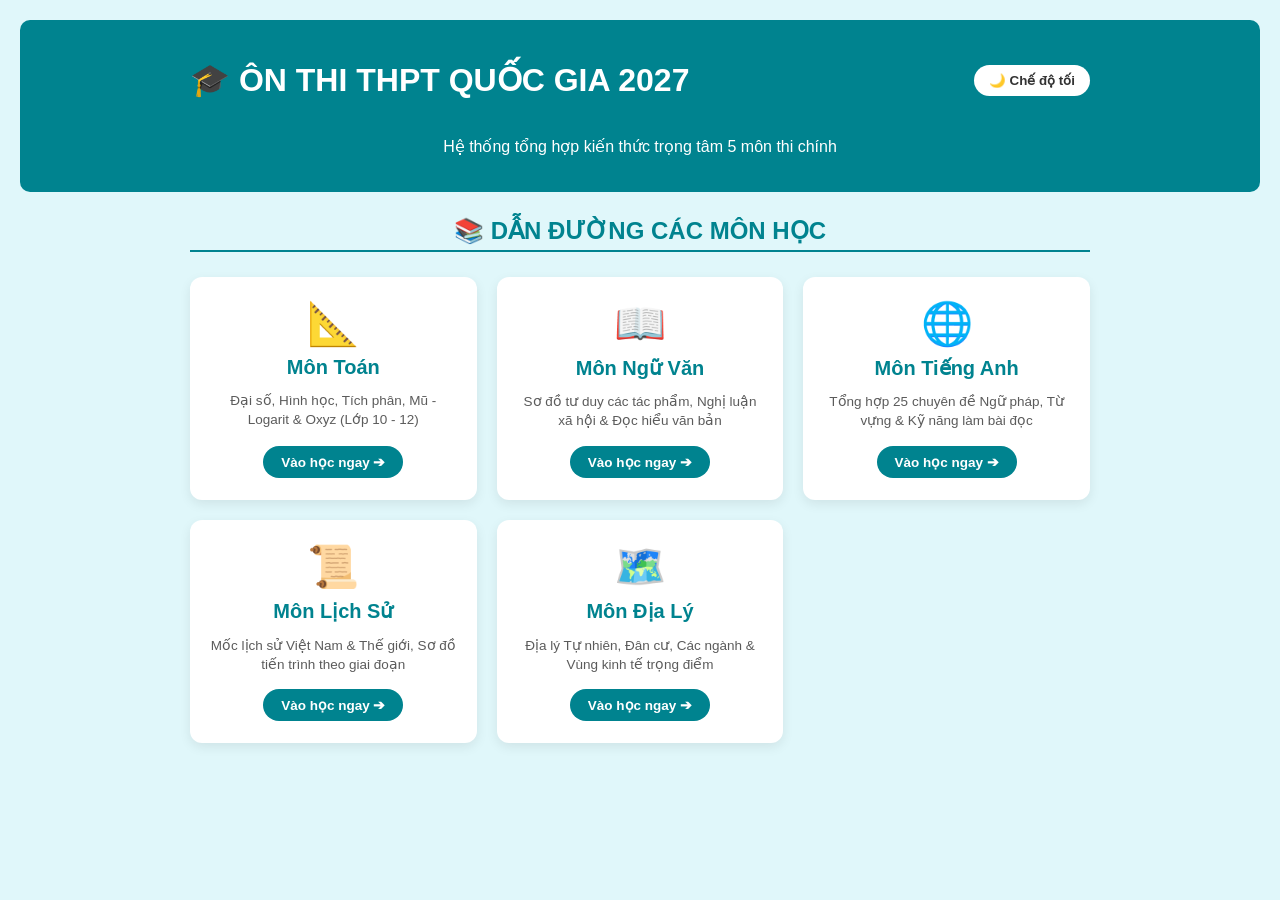
<file: index.html>
<!DOCTYPE html>
<html lang="vi">
<head>
    <meta charset="UTF-8">
    <meta name="viewport" content="width=device-width, initial-scale=1.0">
    <title>Trang Chủ - Ôn Thi THPT Quốc Gia 2027</title>
    <link rel="stylesheet" href="style.css">
    <style>
        .subject-grid {
            display: grid;
            grid-template-columns: repeat(auto-fit, minmax(250px, 1fr));
            gap: 20px;
            margin-top: 25px;
        }
        .subject-card {
            background-color: var(--card-bg);
            border-radius: 12px;
            padding: 22px 18px;
            text-align: center;
            box-shadow: 0 4px 12px rgba(0,0,0,0.08);
            transition: transform 0.2s, box-shadow 0.2s;
            text-decoration: none;
            color: var(--text-color);
            display: flex;
            flex-direction: column;
            align-items: center;
            justify-content: space-between;
        }
        .subject-card:hover {
            transform: translateY(-5px);
            box-shadow: 0 8px 20px rgba(0,0,0,0.15);
        }
        .subject-icon {
            font-size: 42px;
            margin-bottom: 8px;
        }
        .subject-card h3 {
            margin: 8px 0 5px;
            color: var(--primary-color);
            font-size: 20px;
        }
        .subject-card p {
            font-size: 13.5px;
            opacity: 0.8;
            margin-bottom: 15px;
            line-height: 1.4;
        }
        .btn-study {
            background-color: #00838f;
            color: white;
            padding: 8px 18px;
            border-radius: 20px;
            font-weight: bold;
            font-size: 13.5px;
        }
    </style>
</head>
<body>

    <header>
        <div class="header-top">
            <h1>🎓 ÔN THI THPT QUỐC GIA 2027</h1>
            <button id="theme-toggle" class="btn-toggle" onclick="toggleTheme()">🌙 Chế độ tối</button>
        </div>
        <p>Hệ thống tổng hợp kiến thức trọng tâm 5 môn thi chính</p>
    </header>

    <div class="math-container">
        <h2 class="grade-title" style="text-align: center; margin-top: 25px;">📚 DẪN ĐƯỜNG CÁC MÔN HỌC</h2>

        <div class="subject-grid">
            <!-- 1. Môn Toán -->
            <a href="toan.html" class="subject-card">
                <div>
                    <div class="subject-icon">📐</div>
                    <h3>Môn Toán</h3>
                    <p>Đại số, Hình học, Tích phân, Mũ - Logarit & Oxyz (Lớp 10 - 12)</p>
                </div>
                <span class="btn-study">Vào học ngay ➔</span>
            </a>

            <!-- 2. Môn Ngữ Văn -->
            <a href="van.html" class="subject-card">
                <div>
                    <div class="subject-icon">📖</div>
                    <h3>Môn Ngữ Văn</h3>
                    <p>Sơ đồ tư duy các tác phẩm, Nghị luận xã hội & Đọc hiểu văn bản</p>
                    </div>
                <span class="btn-study">Vào học ngay ➔</span>
            </a>
            <!-- 3. Môn Tiếng Anh -->
            <a href="anh.html" class="subject-card">
                <div>
                    <div class="subject-icon">🌐</div>
                    <h3>Môn Tiếng Anh</h3>
                    <p>Tổng hợp 25 chuyên đề Ngữ pháp, Từ vựng & Kỹ năng làm bài đọc</p>
                </div>
                <span class="btn-study">Vào học ngay ➔</span>
            </a>

            <!-- 4. Môn Lịch Sử -->
            <a href="su.html" class="subject-card">
                <div>
                    <div class="subject-icon">📜</div>
                    <h3>Môn Lịch Sử</h3>
                    <p>Mốc lịch sử Việt Nam & Thế giới, Sơ đồ tiến trình theo giai đoạn</p>
                </div>
                <span class="btn-study">Vào học ngay ➔</span>
            </a>

            <!-- 5. Môn Địa Lý -->
            <a href="dia.html" class="subject-card">
                <div>
                    <div class="subject-icon">🗺️</div>
                    <h3>Môn Địa Lý</h3>
                    <p>Địa lý Tự nhiên, Đân cư, Các ngành & Vùng kinh tế trọng điểm</p>
                </div>
                <span class="btn-study">Vào học ngay ➔</span>
            </a>
        </div>
    </div>

    <script>
        function toggleTheme() {
            document.body.classList.toggle('dark-mode');
            let btn = document.getElementById('theme-toggle');
            if (document.body.classList.contains('dark-mode')) {
                btn.textContent = '☀️ Chế độ sáng';
            } else {
                btn.textContent = '🌙 Chế độ tối';
            }
        }
    </script>
</body>
</html>
</file>
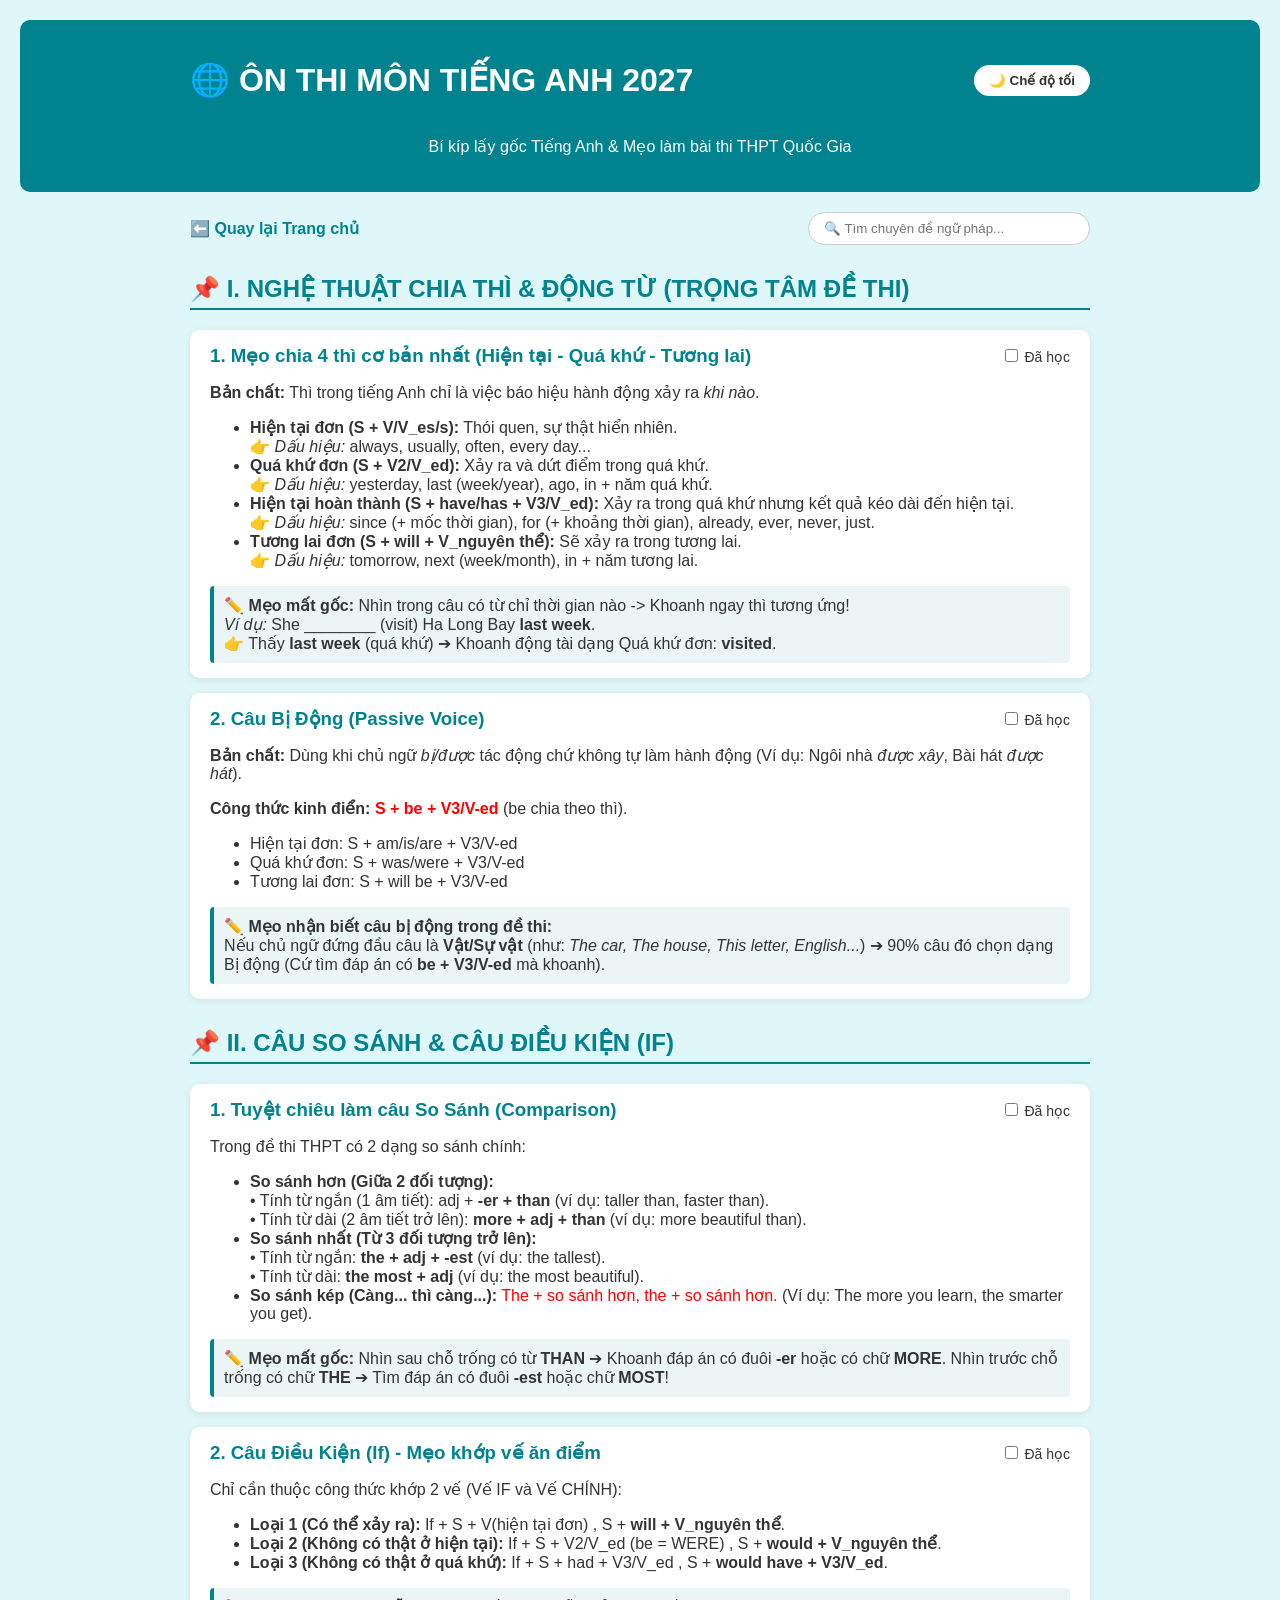
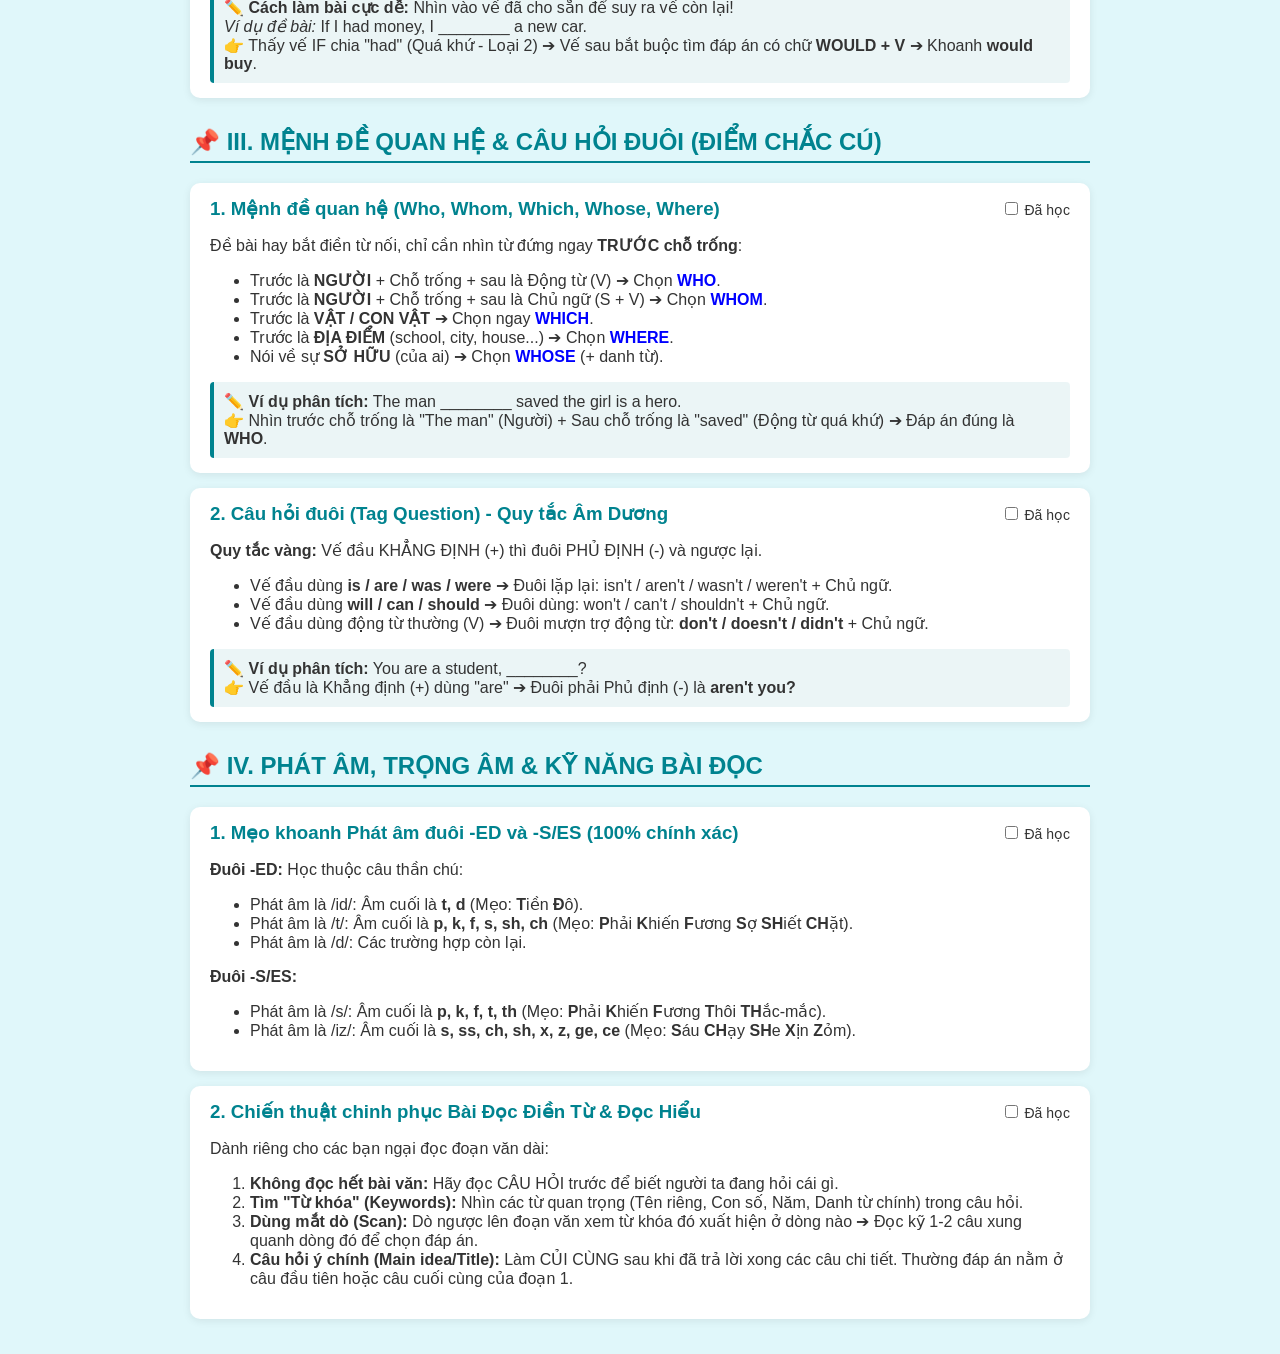
<file: anh.html>
<!DOCTYPE html>
<html lang="vi">
<head>
    <meta charset="UTF-8">
    <meta name="viewport" content="width=device-width, initial-scale=1.0">
    <title>Ôn Thi Môn Tiếng Anh THPT 2027</title>
    <link rel="stylesheet" href="style.css">
</head>
<body>

    <header>
        <div class="header-top">
            <h1>🌐 ÔN THI MÔN TIẾNG ANH 2027</h1>
            <button id="theme-toggle" class="btn-toggle" onclick="toggleTheme()">🌙 Chế độ tối</button>
        </div>
        <p>Bí kíp lấy gốc Tiếng Anh & Mẹo làm bài thi THPT Quốc Gia</p>
    </header>

    <div class="top-bar">
        <a href="index.html" class="back-btn">⬅️ Quay lại Trang chủ</a>
        <input type="text" id="search-input" placeholder="🔍 Tìm chuyên đề ngữ pháp..." onkeyup="searchTopic()">
    </div>

    <div class="math-container">

        <!-- CHƯƠNG 1 -->
        <section class="grade-section">
            <h2 class="grade-title">📌 I. NGHỆ THUẬT CHIA THÌ & ĐỘNG TỪ (TRỌNG TÂM ĐỀ THI)</h2>
            
            <div class="topic-card">
                <div class="topic-header">
                    <h3>1. Mẹo chia 4 thì cơ bản nhất (Hiện tại - Quá khứ - Tương lai)</h3>
                    <label class="check-done"><input type="checkbox"> Đã học</label>
                </div>
                <div class="topic-content">
                    <p><strong>Bản chất:</strong> Thì trong tiếng Anh chỉ là việc báo hiệu hành động xảy ra <em>khi nào</em>.</p>
                    <ul>
                        <li><strong>Hiện tại đơn (S + V/V_es/s):</strong> Thói quen, sự thật hiển nhiên. <br>👉 <em>Dấu hiệu:</em> always, usually, often, every day...</li>
                        <li><strong>Quá khứ đơn (S + V2/V_ed):</strong> Xảy ra và dứt điểm trong quá khứ. <br>👉 <em>Dấu hiệu:</em> yesterday, last (week/year), ago, in + năm quá khứ.</li>
                        <li><strong>Hiện tại hoàn thành (S + have/has + V3/V_ed):</strong> Xảy ra trong quá khứ nhưng kết quả kéo dài đến hiện tại. <br>👉 <em>Dấu hiệu:</em> since (+ mốc thời gian), for (+ khoảng thời gian), already, ever, never, just.</li>
                        <li><strong>Tương lai đơn (S + will + V_nguyên thể):</strong> Sẽ xảy ra trong tương lai. <br>👉 <em>Dấu hiệu:</em> tomorrow, next (week/month), in + năm tương lai.</li>
                    </ul>
                    <div class="exercise-box">
                        ✏️ <strong>Mẹo mất gốc:</strong> Nhìn trong câu có từ chỉ thời gian nào -> Khoanh ngay thì tương ứng!<br>
                        <em>Ví dụ:</em> She ________ (visit) Ha Long Bay <strong>last week</strong>.<br>
                        👉 Thấy <strong>last week</strong> (quá khứ) ➔ Khoanh động tài dạng Quá khứ đơn: <strong>visited</strong>.
                        </div>
                </div>
            </div>

            <div class="topic-card">
                <div class="topic-header">
                    <h3>2. Câu Bị Động (Passive Voice)</h3>
                    <label class="check-done"><input type="checkbox"> Đã học</label>
                </div>
                <div class="topic-content">
                    <p><strong>Bản chất:</strong> Dùng khi chủ ngữ <em>bị/được</em> tác động chứ không tự làm hành động (Ví dụ: Ngôi nhà <em>được xây</em>, Bài hát <em>được hát</em>).</p>
                    <p><strong>Công thức kinh điển:</strong> <span style="color: red; font-weight: bold;">S + be + V3/V-ed</span> (be chia theo thì).</p>
                    <ul>
                        <li>Hiện tại đơn: S + am/is/are + V3/V-ed</li>
                        <li>Quá khứ đơn: S + was/were + V3/V-ed</li>
                        <li>Tương lai đơn: S + will be + V3/V-ed</li>
                    </ul>
                    <div class="exercise-box">
                        ✏️ <strong>Mẹo nhận biết câu bị động trong đề thi:</strong><br>
                        Nếu chủ ngữ đứng đầu câu là <strong>Vật/Sự vật</strong> (như: <em>The car, The house, This letter, English...</em>) ➔ 90% câu đó chọn dạng Bị động (Cứ tìm đáp án có <strong>be + V3/V-ed</strong> mà khoanh).
                    </div>
                </div>
            </div>
        </section>
        <!-- CHƯƠNG 2 -->
        <section class="grade-section">
            <h2 class="grade-title">📌 II. CÂU SO SÁNH & CÂU ĐIỀU KIỆN (IF)</h2>

            <div class="topic-card">
                <div class="topic-header">
                    <h3>1. Tuyệt chiêu làm câu So Sánh (Comparison)</h3>
                    <label class="check-done"><input type="checkbox"> Đã học</label>
                </div>
                <div class="topic-content">
                    <p>Trong đề thi THPT có 2 dạng so sánh chính:</p>
                    <ul>
                        <li><strong>So sánh hơn (Giữa 2 đối tượng):</strong> 
                            <br>• Tính từ ngắn (1 âm tiết): adj + <strong>-er + than</strong> (ví dụ: taller than, faster than).
                            <br>• Tính từ dài (2 âm tiết trở lên): <strong>more + adj + than</strong> (ví dụ: more beautiful than).
                        </li>
                        <li><strong>So sánh nhất (Từ 3 đối tượng trở lên):</strong>
                            <br>• Tính từ ngắn: <strong>the + adj + -est</strong> (ví dụ: the tallest).
                            <br>• Tính từ dài: <strong>the most + adj</strong> (ví dụ: the most beautiful).
                        </li>
                        <li><strong>So sánh kép (Càng... thì càng...):</strong> <span style="color: red;">The + so sánh hơn, the + so sánh hơn.</span> (Ví dụ: The more you learn, the smarter you get).</li>
                    </ul>
                    <div class="exercise-box">
                        ✏️ <strong>Mẹo mất gốc:</strong> Nhìn sau chỗ trống có từ <strong>THAN</strong> ➔ Khoanh đáp án có đuôi <strong>-er</strong> hoặc có chữ <strong>MORE</strong>. Nhìn trước chỗ trống có chữ <strong>THE</strong> ➔ Tìm đáp án có đuôi <strong>-est</strong> hoặc chữ <strong>MOST</strong>!
                    </div>
                </div>
            </div>

            <div class="topic-card">
                <div class="topic-header">
                    <h3>2. Câu Điều Kiện (If) - Mẹo khớp vế ăn điểm</h3>
                    <label class="check-done"><input type="checkbox"> Đã học</label>
                </div>
                <div class="topic-content">
                    <p>Chỉ cần thuộc công thức khớp 2 vế (Vế IF và Vế CHÍNH):</p>
                    <ul>
                        <li><strong>Loại 1 (Có thể xảy ra):</strong> If + S + V(hiện tại đơn) , S + <strong>will + V_nguyên thể</strong>.</li>
                        <li><strong>Loại 2 (Không có thật ở hiện tại):</strong> If + S + V2/V_ed (be = WERE) , S + <strong>would + V_nguyên thể</strong>.</li>
                        <li><strong>Loại 3 (Không có thật ở quá khứ):</strong> If + S + had + V3/V_ed , S + <strong>would have + V3/V_ed</strong>.</li>
                    </ul>
                    <div class="exercise-box">
                        ✏️ <strong>Cách làm bài cực dễ:</strong> Nhìn vào vế đã cho sẵn để suy ra vế còn lại!<br>
                        <em>Ví dụ đề bài:</em> If I had money, I ________ a new car.<br>
                        👉 Thấy vế IF chia "had" (Quá khứ - Loại 2) ➔ Vế sau bắt buộc tìm đáp án có chữ <strong>WOULD + V</strong> ➔ Khoanh <strong>would buy</strong>.
                    </div>
                </div>
            </div>
        </section>
        <!-- CHƯƠNG 3 -->
        <section class="grade-section">
            <h2 class="grade-title">📌 III. MỆNH ĐỀ QUAN HỆ & CÂU HỎI ĐUÔI (ĐIỂM CHẮC CÚ)</h2>

            <div class="topic-card">
                <div class="topic-header">
                    <h3>1. Mệnh đề quan hệ (Who, Whom, Which, Whose, Where)</h3>
                    <label class="check-done"><input type="checkbox"> Đã học</label>
                </div>
                <div class="topic-content">
                    <p>Đề bài hay bắt điền từ nối, chỉ cần nhìn từ đứng ngay <strong>TRƯỚC chỗ trống</strong>:</p>
                    <ul>
                        <li>Trước là <strong>NGƯỜI</strong> + Chỗ trống + sau là Động từ (V) ➔ Chọn <strong style="color: blue;">WHO</strong>.</li>
                        <li>Trước là <strong>NGƯỜI</strong> + Chỗ trống + sau là Chủ ngữ (S + V) ➔ Chọn <strong style="color: blue;">WHOM</strong>.</li>
                        <li>Trước là <strong>VẬT / CON VẬT</strong> ➔ Chọn ngay <strong style="color: blue;">WHICH</strong>.</li>
                        <li>Trước là <strong>ĐỊA ĐIỂM</strong> (school, city, house...) ➔ Chọn <strong style="color: blue;">WHERE</strong>.</li>
                        <li>Nói về sự <strong>SỞ HỮU</strong> (của ai) ➔ Chọn <strong style="color: blue;">WHOSE</strong> (+ danh từ).</li>
                    </ul>
                    <div class="exercise-box">
                        ✏️ <strong>Ví dụ phân tích:</strong> The man ________ saved the girl is a hero.<br>
                        👉 Nhìn trước chỗ trống là "The man" (Người) + Sau chỗ trống là "saved" (Động từ quá khứ) ➔ Đáp án đúng là <strong>WHO</strong>.
                    </div>
                </div>
            </div>

            <div class="topic-card">
                <div class="topic-header">
                    <h3>2. Câu hỏi đuôi (Tag Question) - Quy tắc Âm Dương</h3>
                    <label class="check-done"><input type="checkbox"> Đã học</label>
                </div>
                <div class="topic-content">
                    <p><strong>Quy tắc vàng:</strong> Vế đầu KHẲNG ĐỊNH (+) thì đuôi PHỦ ĐỊNH (-) và ngược lại.</p>
                    <ul>
                        <li>Vế đầu dùng <strong>is / are / was / were</strong> ➔ Đuôi lặp lại: isn't / aren't / wasn't / weren't + Chủ ngữ.</li>
                        <li>Vế đầu dùng <strong>will / can / should</strong> ➔ Đuôi dùng: won't / can't / shouldn't + Chủ ngữ.</li>
                        <li>Vế đầu dùng động từ thường (V) ➔ Đuôi mượn trợ động từ: <strong>don't / doesn't / didn't</strong> + Chủ ngữ.</li>
                    </ul>
                    <div class="exercise-box">
                        ✏️ <strong>Ví dụ phân tích:</strong> You are a student, ________?<br>
                        👉 Vế đầu là Khẳng định (+) dùng "are" ➔ Đuôi phải Phủ định (-) là <strong>aren't you?</strong>
                    </div>
                </div>
            </div>
        </section>
        <!-- CHƯƠNG 4 -->
        <section class="grade-section">
            <h2 class="grade-title">📌 IV. PHÁT ÂM, TRỌNG ÂM & KỸ NĂNG BÀI ĐỌC</h2>

            <div class="topic-card">
                <div class="topic-header">
                    <h3>1. Mẹo khoanh Phát âm đuôi -ED và -S/ES (100% chính xác)</h3>
                    <label class="check-done"><input type="checkbox"> Đã học</label>
                </div>
                <div class="topic-content">
                    <p><strong>Đuôi -ED:</strong> Học thuộc câu thần chú:</p>
                    <ul>
                        <li>Phát âm là /id/: Âm cuối là <strong>t, d</strong> (Mẹo: <strong>T</strong>iền <strong>Đ</strong>ô).</li>
                        <li>Phát âm là /t/: Âm cuối là <strong>p, k, f, s, sh, ch</strong> (Mẹo: <strong>P</strong>hải <strong>K</strong>hiến <strong>F</strong>ương <strong>S</strong>ợ <strong>SH</strong>iết <strong>CH</strong>ặt).</li>
                        <li>Phát âm là /d/: Các trường hợp còn lại.</li>
                    </ul>
                    <p><strong>Đuôi -S/ES:</strong></p>
                    <ul>
                        <li>Phát âm là /s/: Âm cuối là <strong>p, k, f, t, th</strong> (Mẹo: <strong>P</strong>hải <strong>K</strong>hiến <strong>F</strong>ương <strong>T</strong>hôi <strong>TH</strong>ắc-mắc).</li>
                        <li>Phát âm là /iz/: Âm cuối là <strong>s, ss, ch, sh, x, z, ge, ce</strong> (Mẹo: <strong>S</strong>áu <strong>CH</strong>ạy <strong>SH</strong>e <strong>X</strong>ịn <strong>Z</strong>ỏm).</li>
                    </ul>
                </div>
            </div>

            <div class="topic-card">
                <div class="topic-header">
                    <h3>2. Chiến thuật chinh phục Bài Đọc Điền Từ & Đọc Hiểu</h3>
                    <label class="check-done"><input type="checkbox"> Đã học</label>
                </div>
                <div class="topic-content">
                    <p>Dành riêng cho các bạn ngại đọc đoạn văn dài:</p>
                    <ol>
                        <li><strong>Không đọc hết bài văn:</strong> Hãy đọc CÂU HỎI trước để biết người ta đang hỏi cái gì.</li>
                        <li><strong>Tìm "Từ khóa" (Keywords):</strong> Nhìn các từ quan trọng (Tên riêng, Con số, Năm, Danh từ chính) trong câu hỏi.</li>
                        <li><strong>Dùng mắt dò (Scan):</strong> Dò ngược lên đoạn văn xem từ khóa đó xuất hiện ở dòng nào ➔ Đọc kỹ 1-2 câu xung quanh dòng đó để chọn đáp án.</li>
                        <li><strong>Câu hỏi ý chính (Main idea/Title):</strong> Làm CỦI CÙNG sau khi đã trả lời xong các câu chi tiết. Thường đáp án nằm ở câu đầu tiên hoặc câu cuối cùng của đoạn 1.</li>
                    </ol>
                </div>
            </div>

        </section>

    </div> <!-- Đóng math-container -->

    <script>
        function toggleTheme() {
            document.body.classList.toggle('dark-mode');
            let btn = document.getElementById('theme-toggle');
            if (document.body.classList.contains('dark-mode')) {
                btn.textContent = '☀️ Chế độ sáng';
            } else {
                btn.textContent = '🌙 Chế độ tối';
            }
        }

        function searchTopic() {
            let input = document.getElementById('search-input').value.toLowerCase().trim();
            let cards = document.getElementsByClassName('topic-card');

            for (let i = 0; i < cards.length; i++) {
                let text = cards[i].innerText.toLowerCase();
                if (text.includes(input)) {
                    cards[i].style.display = "block";
                } else {
                    cards[i].style.display = "none";
                }
            }
        }
    </script>
</body>
</html>
</file>
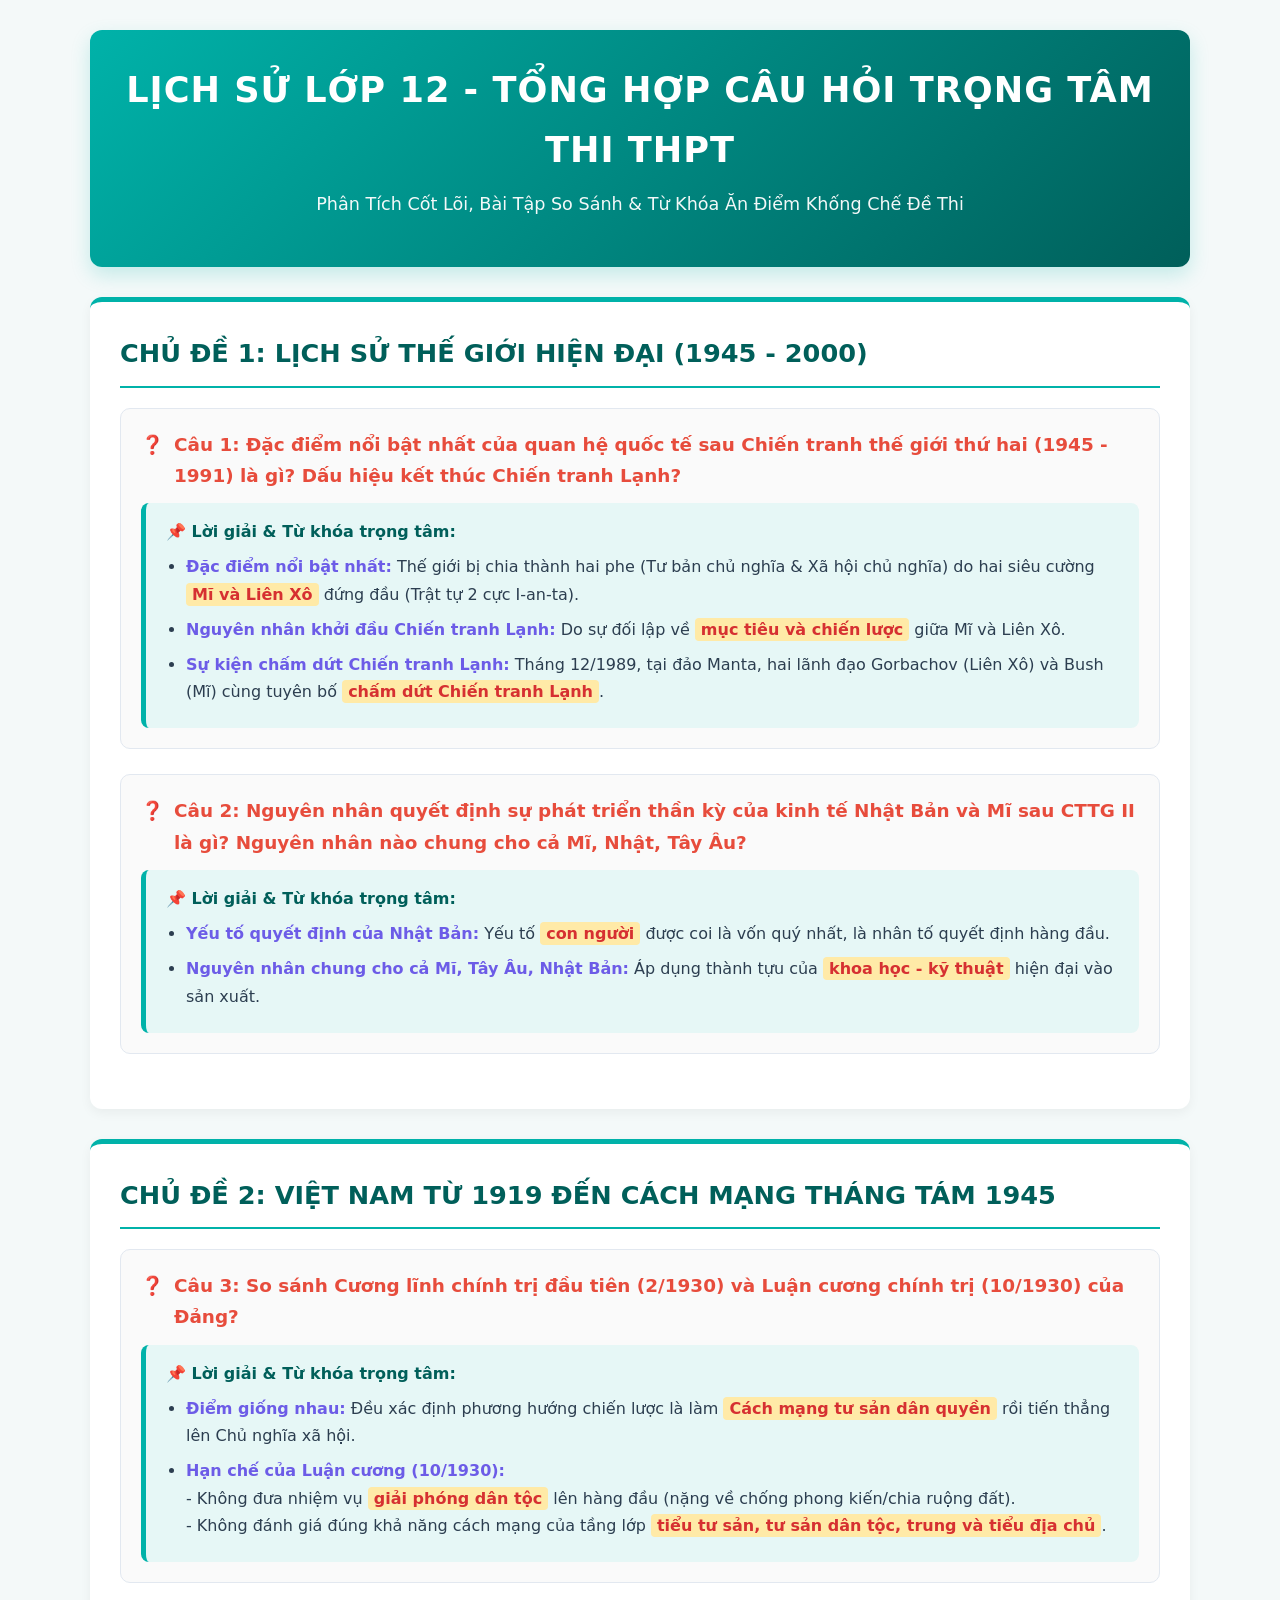
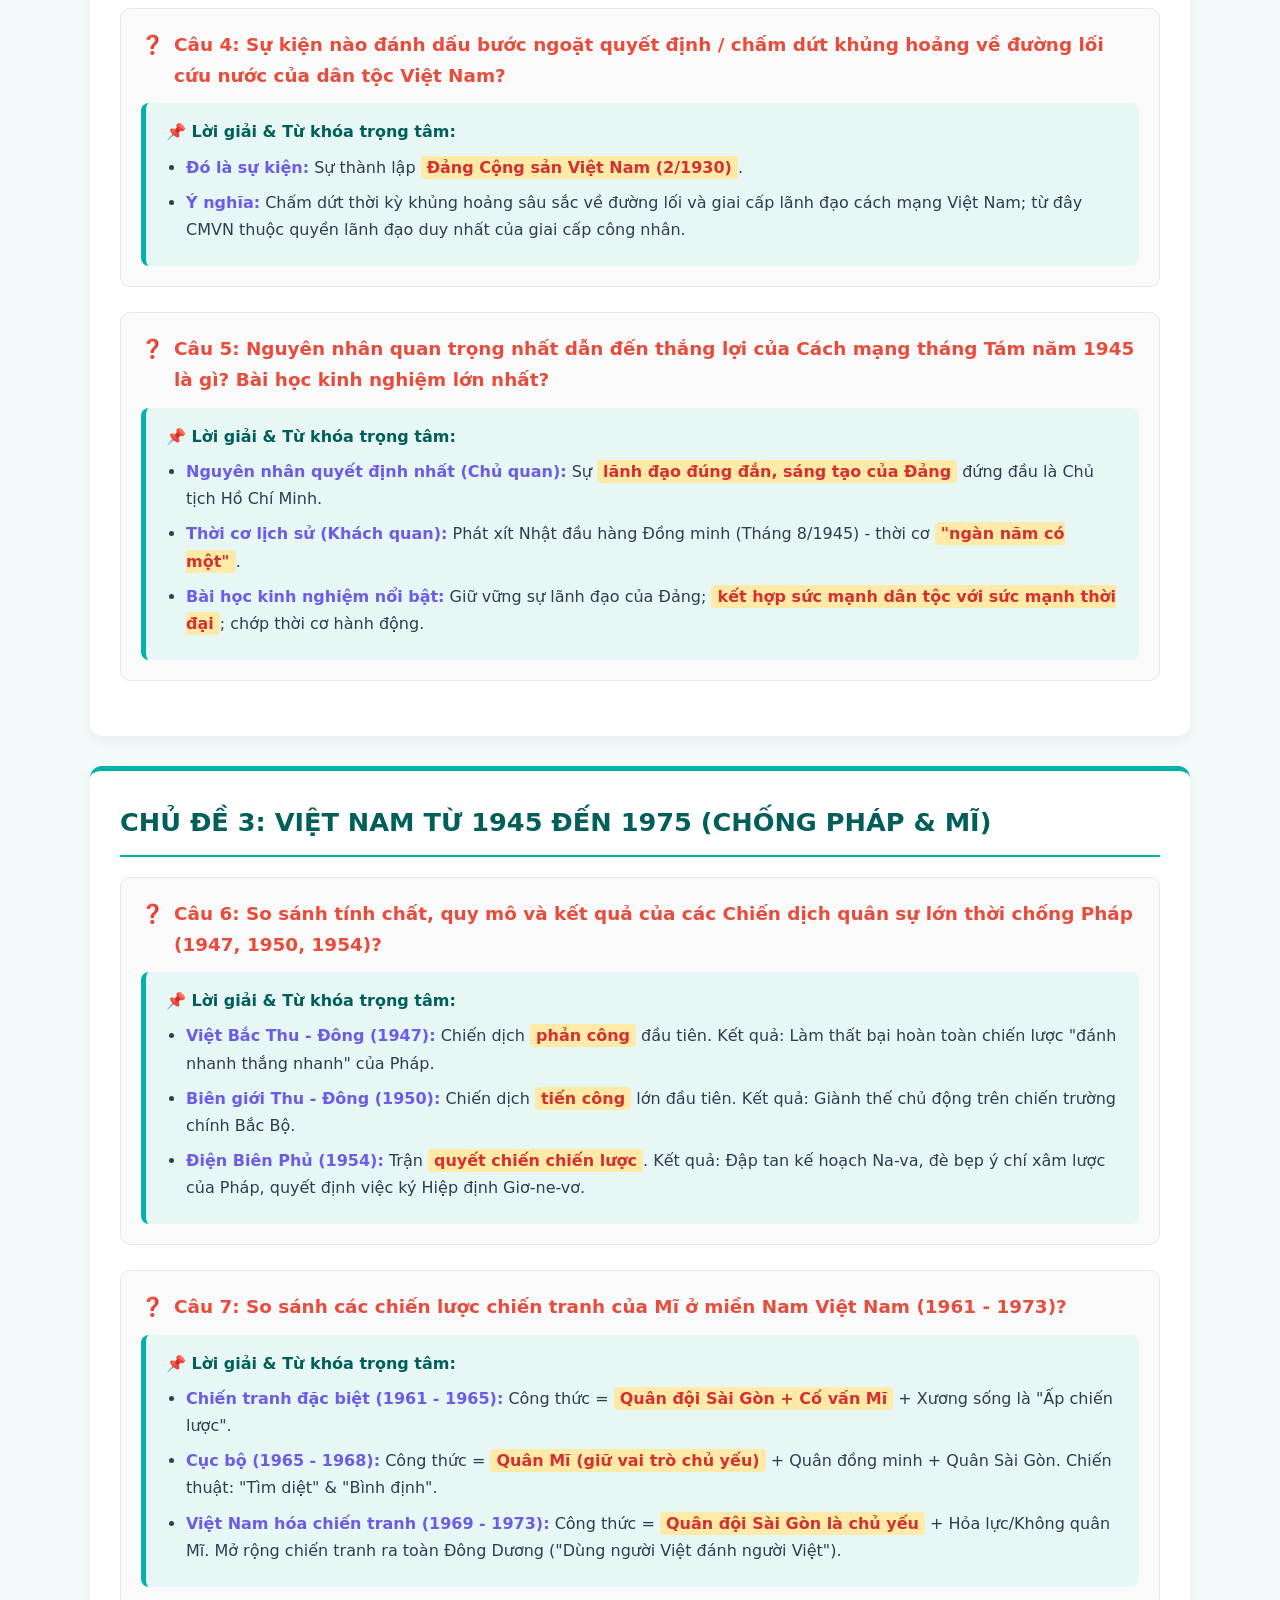
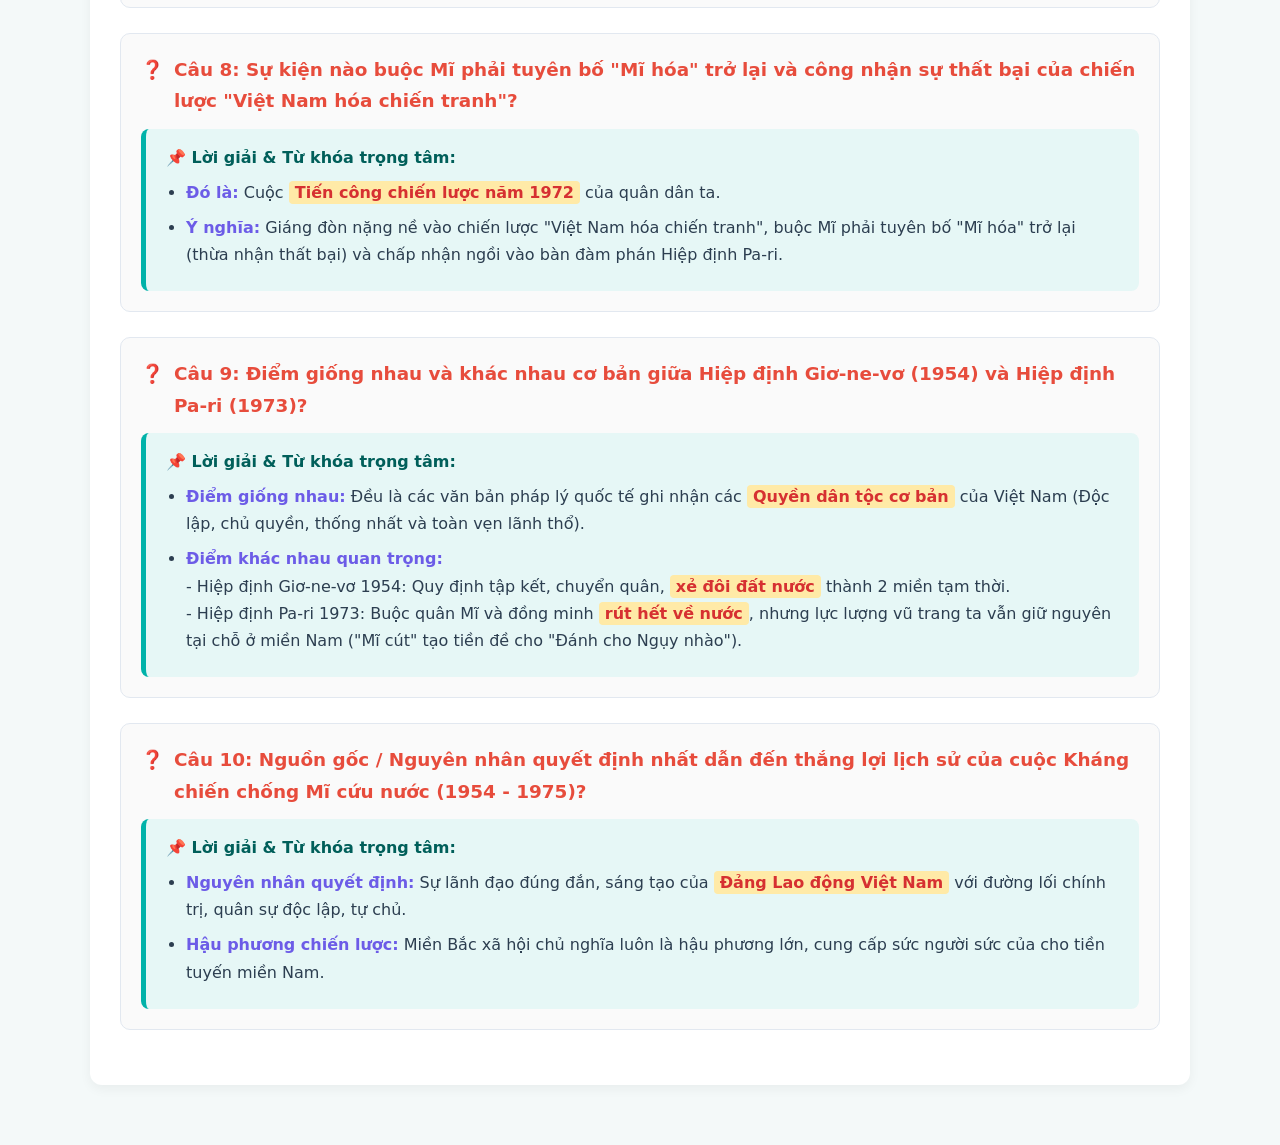
<file: su.html>
<!DOCTYPE html>
<html lang="vi">
<head>
    <meta charset="UTF-8">
    <meta name="viewport" content="width=device-width, initial-scale=1.0">
    <title>Ôn Thi Tốt Nghiệp THPT - Môn Lịch Sử 12</title>
    <style>
        :root {
            --tiffany-blue: #00B2A9;       /* Màu Xanh Tiffany chủ đạo */
            --tiffany-light: #E6F7F6;      /* Xanh Tiffany nhạt làm nền box */
            --tiffany-dark: #005F5A;       /* Xanh Tiffany đậm cho chữ tiêu đề */
            --text-main: #2C3E50;          /* Màu chữ chính */
            --bg-color: #F4F9F9;           /* Nền trang nhẹ nhàng */
            --card-bg: #FFFFFF;            /* Nền thẻ trắng */
            --red-exercise: #E74C3C;       /* Màu ĐỎ nổi bật cho Đề bài tập */
            --purple-highlight: #6C5CE7;   /* Màu Tím cho nhấn mạnh đáp án/từ khóa */
        }

        body {
            font-family: 'Segoe UI', system-ui, -apple-system, sans-serif;
            background-color: var(--bg-color);
            color: var(--text-main);
            margin: 0;
            padding: 30px 15px;
            line-height: 1.7;
        }

        .container {
            max-width: 1100px;
            margin: 0 auto;
        }

        header {
            text-align: center;
            padding: 30px 20px;
            background: linear-gradient(135deg, var(--tiffany-blue), var(--tiffany-dark));
            color: white;
            border-radius: 12px;
            margin-bottom: 30px;
            box-shadow: 0 8px 20px rgba(0, 178, 169, 0.2);
        }

        header h1 {
            margin: 0;
            font-size: 2.2rem;
            letter-spacing: 1px;
        }

        header p {
            margin-top: 10px;
            font-size: 1.1rem;
            opacity: 0.95;
        }

        .topic-card {
            background-color: var(--card-bg);
            border-radius: 12px;
            padding: 30px;
            margin-bottom: 30px;
            box-shadow: 0 4px 12px rgba(0, 0, 0, 0.05);
            border-top: 5px solid var(--tiffany-blue);
        }

        .topic-header {
            color: var(--tiffany-dark);
            font-size: 1.6rem;
            border-bottom: 2px solid var(--tiffany-blue);
            padding-bottom: 10px;
            margin-top: 0;
            margin-bottom: 20px;
        }

        .qa-block {
            margin-bottom: 25px;
            background-color: #FAFAFA;
            border: 1px solid #E2E8F0;
            border-radius: 10px;
            padding: 20px;
        }

        .question-title {
            font-size: 1.15rem;
            font-weight: 700;
            color: var(--red-exercise);
            margin-bottom: 12px;
            display: flex;
            align-items: flex-start;
        }

        .question-title::before {
            content: "❓";
            margin-right: 10px;
        }

        .answer-box {
            background-color: var(--tiffany-light);
            padding: 15px 20px;
            border-radius: 8px;
            border-left: 5px solid var(--tiffany-blue);
        }

        .answer-title {
            font-weight: 700;
            color: var(--tiffany-dark);
            margin-bottom: 8px;
        }

        ul {
            padding-left: 20px;
            margin: 5px 0;
        }

        li {
            margin-bottom: 8px;
        }

        b {
            color: var(--purple-highlight);
        }

        .keyword {
            background-color: #FFEAA7;
            padding: 2px 6px;
            border-radius: 4px;
            font-weight: bold;
            color: #D63031;
        }
    </style>
</head>
<body>

<div class="container">
    <header>
        <h1>LỊCH SỬ LỚP 12 - TỔNG HỢP CÂU HỎI TRỌNG TÂM THI THPT</h1>
        <p>Phân Tích Cốt Lõi, Bài Tập So Sánh & Từ Khóa Ăn Điểm Khống Chế Đề Thi</p>
    </header>

    <!-- CHỦ ĐỀ 1: LỊCH SỬ THẾ GIỚI (1945 - 2000) -->
    <div class="topic-card">
        <h2 class="topic-header">CHỦ ĐỀ 1: LỊCH SỬ THẾ GIỚI HIỆN ĐẠI (1945 - 2000)</h2>

        <div class="qa-block">
            <div class="question-title">Câu 1: Đặc điểm nổi bật nhất của quan hệ quốc tế sau Chiến tranh thế giới thứ hai (1945 - 1991) là gì? Dấu hiệu kết thúc Chiến tranh Lạnh?</div>
            <div class="answer-box">
                <div class="answer-title">📌 Lời giải & Từ khóa trọng tâm:</div>
                <ul>
                    <li><b>Đặc điểm nổi bật nhất:</b> Thế giới bị chia thành hai phe (Tư bản chủ nghĩa & Xã hội chủ nghĩa) do hai siêu cường <span class="keyword">Mĩ và Liên Xô</span> đứng đầu (Trật tự 2 cực I-an-ta).</li>
                    <li><b>Nguyên nhân khởi đầu Chiến tranh Lạnh:</b> Do sự đối lập về <span class="keyword">mục tiêu và chiến lược</span> giữa Mĩ và Liên Xô.</li>
                    <li><b>Sự kiện chấm dứt Chiến tranh Lạnh:</b> Tháng 12/1989, tại đảo Manta, hai lãnh đạo Gorbachov (Liên Xô) và Bush (Mĩ) cùng tuyên bố <span class="keyword">chấm dứt Chiến tranh Lạnh</span>.</li>
                </ul>
            </div>
        </div>

        <div class="qa-block">
            <div class="question-title">Câu 2: Nguyên nhân quyết định sự phát triển thần kỳ của kinh tế Nhật Bản và Mĩ sau CTTG II là gì? Nguyên nhân nào chung cho cả Mĩ, Nhật, Tây Âu?</div>
            <div class="answer-box">
                <div class="answer-title">📌 Lời giải & Từ khóa trọng tâm:</div>
                <ul>
                    <li><b>Yếu tố quyết định của Nhật Bản:</b> Yếu tố <span class="keyword">con người</span> được coi là vốn quý nhất, là nhân tố quyết định hàng đầu.</li>
                    <li><b>Nguyên nhân chung cho cả Mĩ, Tây Âu, Nhật Bản:</b> Áp dụng thành tựu của <span class="keyword">khoa học - kỹ thuật</span> hiện đại vào sản xuất.</li>
                </ul>
            </div>
        </div>
    </div>

    <!-- CHỦ ĐỀ 2: LỊCH SỬ VIỆT NAM (1919 - 1945) -->
    <div class="topic-card">
        <h2 class="topic-header">CHỦ ĐỀ 2: VIỆT NAM TỪ 1919 ĐẾN CÁCH MẠNG THÁNG TÁM 1945</h2>

        <div class="qa-block">
            <div class="question-title">Câu 3: So sánh Cương lĩnh chính trị đầu tiên (2/1930) và Luận cương chính trị (10/1930) của Đảng?</div>
            <div class="answer-box">
                <div class="answer-title">📌 Lời giải & Từ khóa trọng tâm:</div>
                <ul>
                    <li><b>Điểm giống nhau:</b> Đều xác định phương hướng chiến lược là làm <span class="keyword">Cách mạng tư sản dân quyền</span> rồi tiến thẳng lên Chủ nghĩa xã hội.</li>
                    <li><b>Hạn chế của Luận cương (10/1930):</b>
                        <br>- Không đưa nhiệm vụ <span class="keyword">giải phóng dân tộc</span> lên hàng đầu (nặng về chống phong kiến/chia ruộng đất).
                        <br>- Không đánh giá đúng khả năng cách mạng của tầng lớp <span class="keyword">tiểu tư sản, tư sản dân tộc, trung và tiểu địa chủ</span>.
                    </li>
                </ul>
            </div>
        </div>

        <div class="qa-block">
            <div class="question-title">Câu 4: Sự kiện nào đánh dấu bước ngoặt quyết định / chấm dứt khủng hoảng về đường lối cứu nước của dân tộc Việt Nam?</div>
            <div class="answer-box">
                <div class="answer-title">📌 Lời giải & Từ khóa trọng tâm:</div>
                <ul>
                    <li><b>Đó là sự kiện:</b> Sự thành lập <span class="keyword">Đảng Cộng sản Việt Nam (2/1930)</span>.</li>
                    <li><b>Ý nghĩa:</b> Chấm dứt thời kỳ khủng hoảng sâu sắc về đường lối và giai cấp lãnh đạo cách mạng Việt Nam; từ đây CMVN thuộc quyền lãnh đạo duy nhất của giai cấp công nhân.</li>
                </ul>
            </div>
        </div>

        <div class="qa-block">
            <div class="question-title">Câu 5: Nguyên nhân quan trọng nhất dẫn đến thắng lợi của Cách mạng tháng Tám năm 1945 là gì? Bài học kinh nghiệm lớn nhất?</div>
            <div class="answer-box">
                <div class="answer-title">📌 Lời giải & Từ khóa trọng tâm:</div>
                <ul>
                    <li><b>Nguyên nhân quyết định nhất (Chủ quan):</b> Sự <span class="keyword">lãnh đạo đúng đắn, sáng tạo của Đảng</span> đứng đầu là Chủ tịch Hồ Chí Minh.</li>
                    <li><b>Thời cơ lịch sử (Khách quan):</b> Phát xít Nhật đầu hàng Đồng minh (Tháng 8/1945) - thời cơ <span class="keyword">"ngàn năm có một"</span>.</li>
                    <li><b>Bài học kinh nghiệm nổi bật:</b> Giữ vững sự lãnh đạo của Đảng; <span class="keyword">kết hợp sức mạnh dân tộc với sức mạnh thời đại</span>; chớp thời cơ hành động.</li>
                </ul>
            </div>
        </div>
    </div>
    <!-- CHỦ ĐỀ 3: VIỆT NAM TỪ 1945 ĐẾN 1975 (HAI CUỘC KHÁNG CHIẾN) -->
    <div class="topic-card">
        <h2 class="topic-header">CHỦ ĐỀ 3: VIỆT NAM TỪ 1945 ĐẾN 1975 (CHỐNG PHÁP & MĨ)</h2>

        <div class="qa-block">
            <div class="question-title">Câu 6: So sánh tính chất, quy mô và kết quả của các Chiến dịch quân sự lớn thời chống Pháp (1947, 1950, 1954)?</div>
            <div class="answer-box">
                <div class="answer-title">📌 Lời giải & Từ khóa trọng tâm:</div>
                <ul>
                    <li><b>Việt Bắc Thu - Đông (1947):</b> Chiến dịch <span class="keyword">phản công</span> đầu tiên. Kết quả: Làm thất bại hoàn toàn chiến lược "đánh nhanh thắng nhanh" của Pháp.</li>
                    <li><b>Biên giới Thu - Đông (1950):</b> Chiến dịch <span class="keyword">tiến công</span> lớn đầu tiên. Kết quả: Giành thế chủ động trên chiến trường chính Bắc Bộ.</li>
                    <li><b>Điện Biên Phủ (1954):</b> Trận <span class="keyword">quyết chiến chiến lược</span>. Kết quả: Đập tan kế hoạch Na-va, đè bẹp ý chí xâm lược của Pháp, quyết định việc ký Hiệp định Giơ-ne-vơ.</li>
                </ul>
            </div>
        </div>

        <div class="qa-block">
            <div class="question-title">Câu 7: So sánh các chiến lược chiến tranh của Mĩ ở miền Nam Việt Nam (1961 - 1973)?</div>
            <div class="answer-box">
                <div class="answer-title">📌 Lời giải & Từ khóa trọng tâm:</div>
                <ul>
                    <li><b>Chiến tranh đặc biệt (1961 - 1965):</b> Công thức = <span class="keyword">Quân đội Sài Gòn + Cố vấn Mĩ</span> + Xương sống là "Ấp chiến lược".</li>
                    <li><b>Cục bộ (1965 - 1968):</b> Công thức = <span class="keyword">Quân Mĩ (giữ vai trò chủ yếu)</span> + Quân đồng minh + Quân Sài Gòn. Chiến thuật: "Tìm diệt" & "Bình định".</li>
                    <li><b>Việt Nam hóa chiến tranh (1969 - 1973):</b> Công thức = <span class="keyword">Quân đội Sài Gòn là chủ yếu</span> + Hỏa lực/Không quân Mĩ. Mở rộng chiến tranh ra toàn Đông Dương ("Dùng người Việt đánh người Việt").</li>
                </ul>
            </div>
        </div>

        <div class="qa-block">
            <div class="question-title">Câu 8: Sự kiện nào buộc Mĩ phải tuyên bố "Mĩ hóa" trở lại và công nhận sự thất bại của chiến lược "Việt Nam hóa chiến tranh"?</div>
            <div class="answer-box">
                <div class="answer-title">📌 Lời giải & Từ khóa trọng tâm:</div>
                <ul>
                    <li><b>Đó là:</b> Cuộc <span class="keyword">Tiến công chiến lược năm 1972</span> của quân dân ta.</li>
                    <li><b>Ý nghĩa:</b> Giáng đòn nặng nề vào chiến lược "Việt Nam hóa chiến tranh", buộc Mĩ phải tuyên bố "Mĩ hóa" trở lại (thừa nhận thất bại) và chấp nhận ngồi vào bàn đàm phán Hiệp định Pa-ri.</li>
                </ul>
            </div>
        </div>

        <div class="qa-block">
            <div class="question-title">Câu 9: Điểm giống nhau và khác nhau cơ bản giữa Hiệp định Giơ-ne-vơ (1954) và Hiệp định Pa-ri (1973)?</div>
            <div class="answer-box">
                <div class="answer-title">📌 Lời giải & Từ khóa trọng tâm:</div>
                <ul>
                    <li><b>Điểm giống nhau:</b> Đều là các văn bản pháp lý quốc tế ghi nhận các <span class="keyword">Quyền dân tộc cơ bản</span> của Việt Nam (Độc lập, chủ quyền, thống nhất và toàn vẹn lãnh thổ).</li>
                    <li><b>Điểm khác nhau quan trọng:</b>
                        <br>- Hiệp định Giơ-ne-vơ 1954: Quy định tập kết, chuyển quân, <span class="keyword">xẻ đôi đất nước</span> thành 2 miền tạm thời.
                        <br>- Hiệp định Pa-ri 1973: Buộc quân Mĩ và đồng minh <span class="keyword">rút hết về nước</span>, nhưng lực lượng vũ trang ta vẫn giữ nguyên tại chỗ ở miền Nam ("Mĩ cút" tạo tiền đề cho "Đánh cho Ngụy nhào").
                    </li>
                </ul>
            </div>
        </div>

        <div class="qa-block">
            <div class="question-title">Câu 10: Nguồn gốc / Nguyên nhân quyết định nhất dẫn đến thắng lợi lịch sử của cuộc Kháng chiến chống Mĩ cứu nước (1954 - 1975)?</div>
            <div class="answer-box">
                <div class="answer-title">📌 Lời giải & Từ khóa trọng tâm:</div>
                <ul>
                    <li><b>Nguyên nhân quyết định:</b> Sự lãnh đạo đúng đắn, sáng tạo của <span class="keyword">Đảng Lao động Việt Nam</span> với đường lối chính trị, quân sự độc lập, tự chủ.</li>
                    <li><b>Hậu phương chiến lược:</b> Miền Bắc xã hội chủ nghĩa luôn là hậu phương lớn, cung cấp sức người sức của cho tiền tuyến miền Nam.</li>
                </ul>
            </div>
        </div>
    </div>

</div>

</body>
</html>
</file>
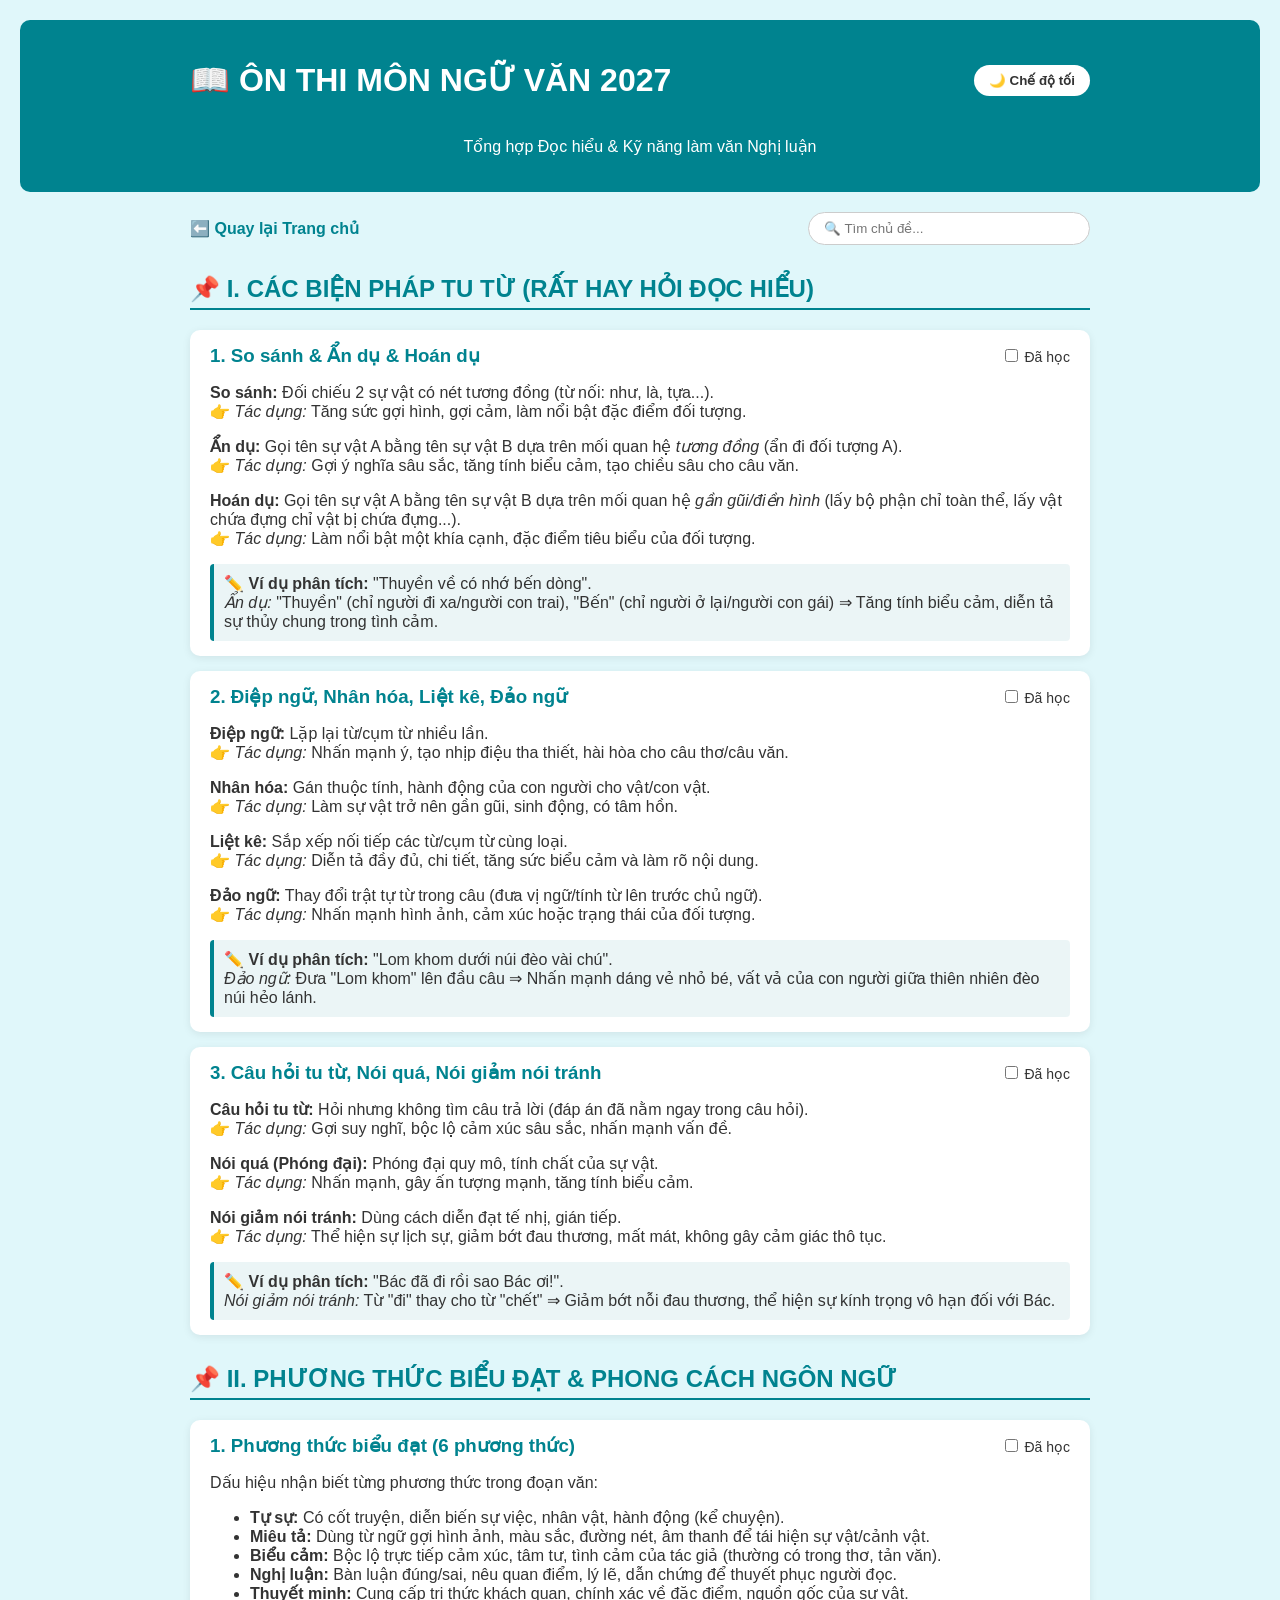
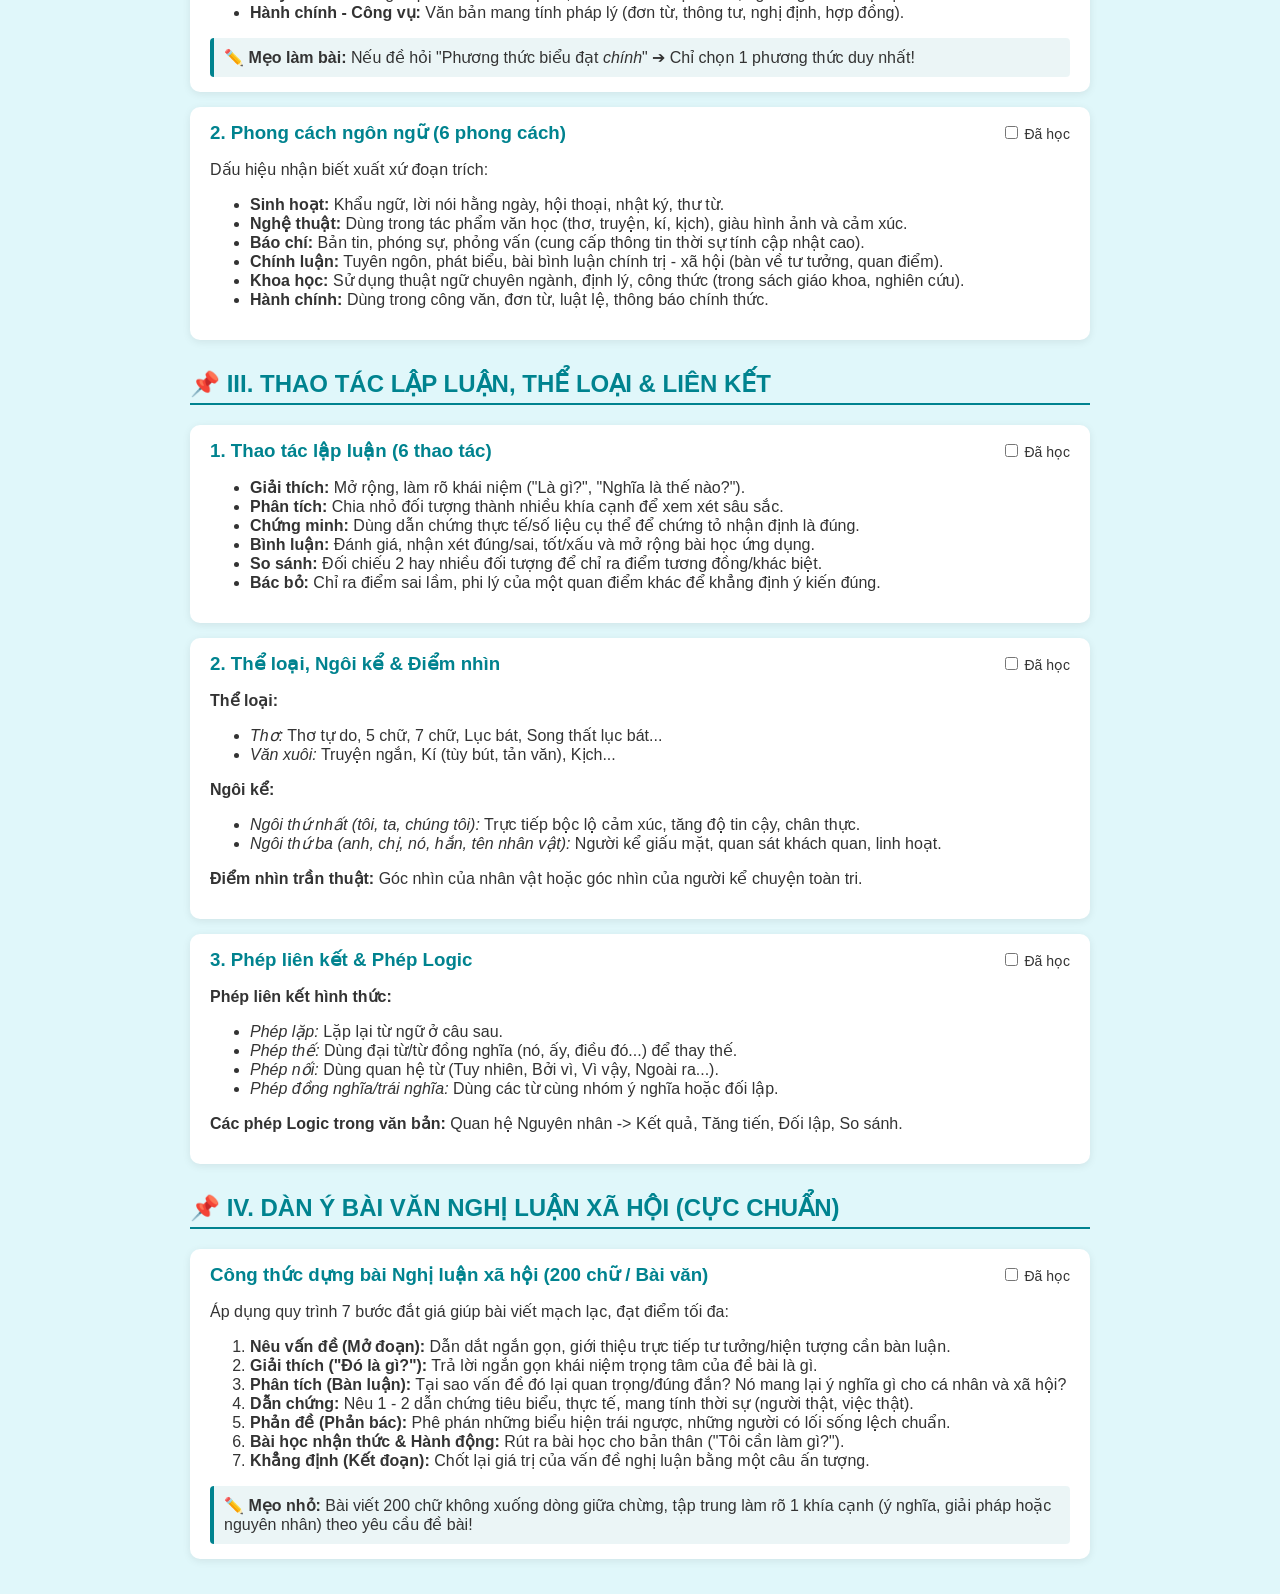
<file: van.html>
<!DOCTYPE html>
<html lang="vi">
<head>
    <meta charset="UTF-8">
    <meta name="viewport" content="width=device-width, initial-scale=1.0">
    <title>Ôn Thi Môn Ngữ Văn THPT 2027</title>
    <link rel="stylesheet" href="style.css">
</head>
<body>

    <header>
        <div class="header-top">
            <h1>📖 ÔN THI MÔN NGỮ VĂN 2027</h1>
            <button id="theme-toggle" class="btn-toggle" onclick="toggleTheme()">🌙 Chế độ tối</button>
        </div>
        <p>Tổng hợp Đọc hiểu & Kỹ năng làm văn Nghị luận</p>
    </header>

    <div class="top-bar">
        <a href="index.html" class="back-btn">⬅️ Quay lại Trang chủ</a>
        <input type="text" id="search-input" placeholder="🔍 Tìm chủ đề..." onkeyup="searchTopic()">
    </div>

    <div class="math-container">

        <!-- CHƯƠNG 1 -->
        <section class="grade-section">
            <h2 class="grade-title">📌 I. CÁC BIỆN PHÁP TU TỪ (RẤT HAY HỎI ĐỌC HIỂU)</h2>
            
            <div class="topic-card">
                <div class="topic-header">
                    <h3>1. So sánh & Ẩn dụ & Hoán dụ</h3>
                    <label class="check-done"><input type="checkbox"> Đã học</label>
                </div>
                <div class="topic-content">
                    <p><strong>So sánh:</strong> Đối chiếu 2 sự vật có nét tương đồng (từ nối: như, là, tựa...). <br>👉 <em>Tác dụng:</em> Tăng sức gợi hình, gợi cảm, làm nổi bật đặc điểm đối tượng.</p>
                    <p><strong>Ẩn dụ:</strong> Gọi tên sự vật A bằng tên sự vật B dựa trên mối quan hệ <em>tương đồng</em> (ẩn đi đối tượng A). <br>👉 <em>Tác dụng:</em> Gợi ý nghĩa sâu sắc, tăng tính biểu cảm, tạo chiều sâu cho câu văn.</p>
                    <p><strong>Hoán dụ:</strong> Gọi tên sự vật A bằng tên sự vật B dựa trên mối quan hệ <em>gần gũi/điền hình</em> (lấy bộ phận chỉ toàn thể, lấy vật chứa đựng chỉ vật bị chứa đựng...). <br>👉 <em>Tác dụng:</em> Làm nổi bật một khía cạnh, đặc điểm tiêu biểu của đối tượng.</p>
                    <div class="exercise-box">
                        ✏️ <strong>Ví dụ phân tích:</strong> "Thuyền về có nhớ bến dòng".<br>
                        <em>Ẩn dụ:</em> "Thuyền" (chỉ người đi xa/người con trai), "Bến" (chỉ người ở lại/người con gái) ⇒ Tăng tính biểu cảm, diễn tả sự thủy chung trong tình cảm.
                    </div>
                </div>
            </div>

            <div class="topic-card">
                <div class="topic-header">
                    <h3>2. Điệp ngữ, Nhân hóa, Liệt kê, Đảo ngữ</h3>
                    <label class="check-done"><input type="checkbox"> Đã học</label>
                    </div>
                <div class="topic-content">
                    <p><strong>Điệp ngữ:</strong> Lặp lại từ/cụm từ nhiều lần. <br>👉 <em>Tác dụng:</em> Nhấn mạnh ý, tạo nhịp điệu tha thiết, hài hòa cho câu thơ/câu văn.</p>
                    <p><strong>Nhân hóa:</strong> Gán thuộc tính, hành động của con người cho vật/con vật. <br>👉 <em>Tác dụng:</em> Làm sự vật trở nên gần gũi, sinh động, có tâm hồn.</p>
                    <p><strong>Liệt kê:</strong> Sắp xếp nối tiếp các từ/cụm từ cùng loại. <br>👉 <em>Tác dụng:</em> Diễn tả đầy đủ, chi tiết, tăng sức biểu cảm và làm rõ nội dung.</p>
                    <p><strong>Đảo ngữ:</strong> Thay đổi trật tự từ trong câu (đưa vị ngữ/tính từ lên trước chủ ngữ). <br>👉 <em>Tác dụng:</em> Nhấn mạnh hình ảnh, cảm xúc hoặc trạng thái của đối tượng.</p>
                    <div class="exercise-box">
                        ✏️ <strong>Ví dụ phân tích:</strong> "Lom khom dưới núi đèo vài chú".<br>
                        <em>Đảo ngữ:</em> Đưa "Lom khom" lên đầu câu ⇒ Nhấn mạnh dáng vẻ nhỏ bé, vất vả của con người giữa thiên nhiên đèo núi hẻo lánh.
                    </div>
                </div>
            </div>

            <div class="topic-card">
                <div class="topic-header">
                    <h3>3. Câu hỏi tu từ, Nói quá, Nói giảm nói tránh</h3>
                    <label class="check-done"><input type="checkbox"> Đã học</label>
                </div>
                <div class="topic-content">
                    <p><strong>Câu hỏi tu từ:</strong> Hỏi nhưng không tìm câu trả lời (đáp án đã nằm ngay trong câu hỏi). <br>👉 <em>Tác dụng:</em> Gợi suy nghĩ, bộc lộ cảm xúc sâu sắc, nhấn mạnh vấn đề.</p>
                    <p><strong>Nói quá (Phóng đại):</strong> Phóng đại quy mô, tính chất của sự vật. <br>👉 <em>Tác dụng:</em> Nhấn mạnh, gây ấn tượng mạnh, tăng tính biểu cảm.</p>
                    <p><strong>Nói giảm nói tránh:</strong> Dùng cách diễn đạt tế nhị, gián tiếp. <br>👉 <em>Tác dụng:</em> Thể hiện sự lịch sự, giảm bớt đau thương, mất mát, không gây cảm giác thô tục.</p>
                    <div class="exercise-box">
                        ✏️ <strong>Ví dụ phân tích:</strong> "Bác đã đi rồi sao Bác ơi!".<br>
                        <em>Nói giảm nói tránh:</em> Từ "đi" thay cho từ "chết" ⇒ Giảm bớt nỗi đau thương, thể hiện sự kính trọng vô hạn đối với Bác.
                    </div>
                </div>
            </div>
        </section>
        <!-- CHƯƠNG 2 -->
        <section class="grade-section">
            <h2 class="grade-title">📌 II. PHƯƠNG THỨC BIỂU ĐẠT & PHONG CÁCH NGÔN NGỮ</h2>

            <div class="topic-card">
                <div class="topic-header">
                    <h3>1. Phương thức biểu đạt (6 phương thức)</h3>
                    <label class="check-done"><input type="checkbox"> Đã học</label>
                </div>
                <div class="topic-content">
                    <p>Dấu hiệu nhận biết từng phương thức trong đoạn văn:</p>
                    <ul>
                        <li><strong>Tự sự:</strong> Có cốt truyện, diễn biến sự việc, nhân vật, hành động (kể chuyện).</li>
                        <li><strong>Miêu tả:</strong> Dùng từ ngữ gợi hình ảnh, màu sắc, đường nét, âm thanh để tái hiện sự vật/cảnh vật.</li>
                        <li><strong>Biểu cảm:</strong> Bộc lộ trực tiếp cảm xúc, tâm tư, tình cảm của tác giả (thường có trong thơ, tản văn).</li>
                        <li><strong>Nghị luận:</strong> Bàn luận đúng/sai, nêu quan điểm, lý lẽ, dẫn chứng để thuyết phục người đọc.</li>
                        <li><strong>Thuyết minh:</strong> Cung cấp tri thức khách quan, chính xác về đặc điểm, nguồn gốc của sự vật.</li>
                        <li><strong>Hành chính - Công vụ:</strong> Văn bản mang tính pháp lý (đơn từ, thông tư, nghị định, hợp đồng).</li>
                    </ul>
                    <div class="exercise-box">
                        ✏️ <strong>Mẹo làm bài:</strong> Nếu đề hỏi "Phương thức biểu đạt <em>chính</em>" ➔ Chỉ chọn 1 phương thức duy nhất!
                    </div>
                </div>
            </div>

            <div class="topic-card">
                <div class="topic-header">
                    <h3>2. Phong cách ngôn ngữ (6 phong cách)</h3>
                    <label class="check-done"><input type="checkbox"> Đã học</label>
                </div>
                <div class="topic-content">
                    <p>Dấu hiệu nhận biết xuất xứ đoạn trích:</p>
                    <ul>
                        <li><strong>Sinh hoạt:</strong> Khẩu ngữ, lời nói hằng ngày, hội thoại, nhật ký, thư từ.</li>
                        <li><strong>Nghệ thuật:</strong> Dùng trong tác phẩm văn học (thơ, truyện, kí, kịch), giàu hình ảnh và cảm xúc.</li>
                        <li><strong>Báo chí:</strong> Bản tin, phóng sự, phỏng vấn (cung cấp thông tin thời sự tính cập nhật cao).</li>
                        <li><strong>Chính luận:</strong> Tuyên ngôn, phát biểu, bài bình luận chính trị - xã hội (bàn về tư tưởng, quan điểm).</li>
                        <li><strong>Khoa học:</strong> Sử dụng thuật ngữ chuyên ngành, định lý, công thức (trong sách giáo khoa, nghiên cứu).</li>
                        <li><strong>Hành chính:</strong> Dùng trong công văn, đơn từ, luật lệ, thông báo chính thức.</li>
                    </ul>
                </div>
            </div>
        </section>
        <!-- CHƯƠNG 3 -->
        <section class="grade-section">
            <h2 class="grade-title">📌 III. THAO TÁC LẬP LUẬN, THỂ LOẠI & LIÊN KẾT</h2>

            <div class="topic-card">
                <div class="topic-header">
                    <h3>1. Thao tác lập luận (6 thao tác)</h3>
                    <label class="check-done"><input type="checkbox"> Đã học</label>
                </div>
                <div class="topic-content">
                    <ul>
                        <li><strong>Giải thích:</strong> Mở rộng, làm rõ khái niệm ("Là gì?", "Nghĩa là thế nào?").</li>
                        <li><strong>Phân tích:</strong> Chia nhỏ đối tượng thành nhiều khía cạnh để xem xét sâu sắc.</li>
                        <li><strong>Chứng minh:</strong> Dùng dẫn chứng thực tế/số liệu cụ thể để chứng tỏ nhận định là đúng.</li>
                        <li><strong>Bình luận:</strong> Đánh giá, nhận xét đúng/sai, tốt/xấu và mở rộng bài học ứng dụng.</li>
                        <li><strong>So sánh:</strong> Đối chiếu 2 hay nhiều đối tượng để chỉ ra điểm tương đồng/khác biệt.</li>
                        <li><strong>Bác bỏ:</strong> Chỉ ra điểm sai lầm, phi lý của một quan điểm khác để khẳng định ý kiến đúng.</li>
                    </ul>
                </div>
            </div>

            <div class="topic-card">
                <div class="topic-header">
                    <h3>2. Thể loại, Ngôi kể & Điểm nhìn</h3>
                    <label class="check-done"><input type="checkbox"> Đã học</label>
                </div>
                <div class="topic-content">
                    <p><strong>Thể loại:</strong> 
                        <ul>
                            <li><em>Thơ:</em> Thơ tự do, 5 chữ, 7 chữ, Lục bát, Song thất lục bát...</li>
                            <li><em>Văn xuôi:</em> Truyện ngắn, Kí (tùy bút, tản văn), Kịch...</li>
                        </ul>
                    </p>
                    <p><strong>Ngôi kể:</strong>
                        <ul>
                            <li><em>Ngôi thứ nhất (tôi, ta, chúng tôi):</em> Trực tiếp bộc lộ cảm xúc, tăng độ tin cậy, chân thực.</li>
                            <li><em>Ngôi thứ ba (anh, chị, nó, hắn, tên nhân vật):</em> Người kể giấu mặt, quan sát khách quan, linh hoạt.</li>
                        </ul>
                    </p>
                    <p><strong>Điểm nhìn trần thuật:</strong> Góc nhìn của nhân vật hoặc góc nhìn của người kể chuyện toàn tri.</p>
                </div>
            </div>

            <div class="topic-card">
                <div class="topic-header">
                    <h3>3. Phép liên kết & Phép Logic</h3>
                    <label class="check-done"><input type="checkbox"> Đã học</label>
                </div>
                <div class="topic-content">
                    <p><strong>Phép liên kết hình thức:</strong>
                        <ul>
                            <li><em>Phép lặp:</em> Lặp lại từ ngữ ở câu sau.</li>
                            <li><em>Phép thế:</em> Dùng đại từ/từ đồng nghĩa (nó, ấy, điều đó...) để thay thế.</li>
                            <li><em>Phép nối:</em> Dùng quan hệ từ (Tuy nhiên, Bởi vì, Vì vậy, Ngoài ra...).</li>
                            <li><em>Phép đồng nghĩa/trái nghĩa:</em> Dùng các từ cùng nhóm ý nghĩa hoặc đối lập.</li>
                        </ul>
                    </p>
                    <p><strong>Các phép Logic trong văn bản:</strong> Quan hệ Nguyên nhân -> Kết quả, Tăng tiến, Đối lập, So sánh.</p>
                </div>
            </div>
        </section>
        <!-- CHƯƠNG 4 -->
        <section class="grade-section">
            <h2 class="grade-title">📌 IV. DÀN Ý BÀI VĂN NGHỊ LUẬN XÃ HỘI (CỰC CHUẨN)</h2>

            <div class="topic-card">
                <div class="topic-header">
                    <h3>Công thức dựng bài Nghị luận xã hội (200 chữ / Bài văn)</h3>
                    <label class="check-done"><input type="checkbox"> Đã học</label>
                </div>
                <div class="topic-content">
                    <p>Áp dụng quy trình 7 bước đắt giá giúp bài viết mạch lạc, đạt điểm tối đa:</p>
                    <ol>
                        <li><strong>Nêu vấn đề (Mở đoạn):</strong> Dẫn dắt ngắn gọn, giới thiệu trực tiếp tư tưởng/hiện tượng cần bàn luận.</li>
                        <li><strong>Giải thích ("Đó là gì?"):</strong> Trả lời ngắn gọn khái niệm trọng tâm của đề bài là gì.</li>
                        <li><strong>Phân tích (Bàn luận):</strong> Tại sao vấn đề đó lại quan trọng/đúng đắn? Nó mang lại ý nghĩa gì cho cá nhân và xã hội?</li>
                        <li><strong>Dẫn chứng:</strong> Nêu 1 - 2 dẫn chứng tiêu biểu, thực tế, mang tính thời sự (người thật, việc thật).</li>
                        <li><strong>Phản đề (Phản bác):</strong> Phê phán những biểu hiện trái ngược, những người có lối sống lệch chuẩn.</li>
                        <li><strong>Bài học nhận thức & Hành động:</strong> Rút ra bài học cho bản thân ("Tôi cần làm gì?").</li>
                        <li><strong>Khẳng định (Kết đoạn):</strong> Chốt lại giá trị của vấn đề nghị luận bằng một câu ấn tượng.</li>
                    </ol>
                    <div class="exercise-box">
                        ✏️ <strong>Mẹo nhỏ:</strong> Bài viết 200 chữ không xuống dòng giữa chừng, tập trung làm rõ 1 khía cạnh (ý nghĩa, giải pháp hoặc nguyên nhân) theo yêu cầu đề bài!
                    </div>
                </div>
            </div>

        </section>

    </div> <!-- Đóng math-container -->

    <script>
        function toggleTheme() {
            document.body.classList.toggle('dark-mode');
            let btn = document.getElementById('theme-toggle');
            if (document.body.classList.contains('dark-mode')) {
                btn.textContent = '☀️ Chế độ sáng';
            } else {
                btn.textContent = '🌙 Chế độ tối';
            }
        }

        function searchTopic() {
            let input = document.getElementById('search-input').value.toLowerCase().trim();
            let cards = document.getElementsByClassName('topic-card');

            for (let i = 0; i < cards.length; i++) {
                let text = cards[i].innerText.toLowerCase();
                if (text.includes(input)) {
                    cards[i].style.display = "block";
                } else {
                    cards[i].style.display = "none";
                }
            }
        }
    </script>
</body>
</html>
</file>
<file: style.css>
:root {
    --bg-color: #e0f7fa;
    --card-bg: #ffffff;
    --text-color: #333333;
    --primary-color: #00838f;
}

body.dark-mode {
    --bg-color: #121212;
    --card-bg: #1e1e1e;
    --text-color: #e0e0e0;
    --primary-color: #80deea;
}

body {
    font-family: Arial, sans-serif;
    background-color: var(--bg-color);
    color: var(--text-color);
    margin: 0;
    padding: 20px;
    transition: all 0.3s ease;
}

header {
    background-color: #00838f;
    color: white;
    padding: 20px;
    border-radius: 10px;
    text-align: center;
}

.header-top {
    display: flex;
    justify-content: space-between;
    align-items: center;
    max-width: 900px;
    margin: 0 auto;
}

.btn-toggle {
    background: white;
    color: #333;
    border: none;
    padding: 8px 15px;
    border-radius: 20px;
    cursor: pointer;
    font-weight: bold;
}
.top-bar {
    display: flex;
    justify-content: space-between;
    align-items: center;
    max-width: 900px;
    margin: 20px auto 10px;
}

.back-btn {
    text-decoration: none;
    color: var(--primary-color);
    font-weight: bold;
}

#search-input {
    padding: 8px 15px;
    border-radius: 20px;
    border: 1px solid #ccc;
    width: 250px;
    outline: none;
}

.math-container {
    max-width: 900px;
    margin: 0 auto;
}

.grade-title {
    color: var(--primary-color);
    border-bottom: 2px solid var(--primary-color);
    padding-bottom: 5px;
    margin-top: 30px;
}

.topic-card {
    background-color: var(--card-bg);
    border-radius: 10px;
    padding: 15px 20px;
    margin: 15px 0;
    box-shadow: 0 2px 8px rgba(0,0,0,0.08);
}

.topic-header {
    display: flex;
    justify-content: space-between;
    align-items: center;
}

.topic-header h3 {
    margin: 0;
    color: #00838f;
}

.check-done {
    font-size: 14px;
    cursor: pointer;
}

.exercise-box {
    background-color: rgba(0, 131, 143, 0.08);
    border-left: 4px solid var(--primary-color);
    padding: 10px;
    margin-top: 10px;
    border-radius: 4px;
}
</file>
